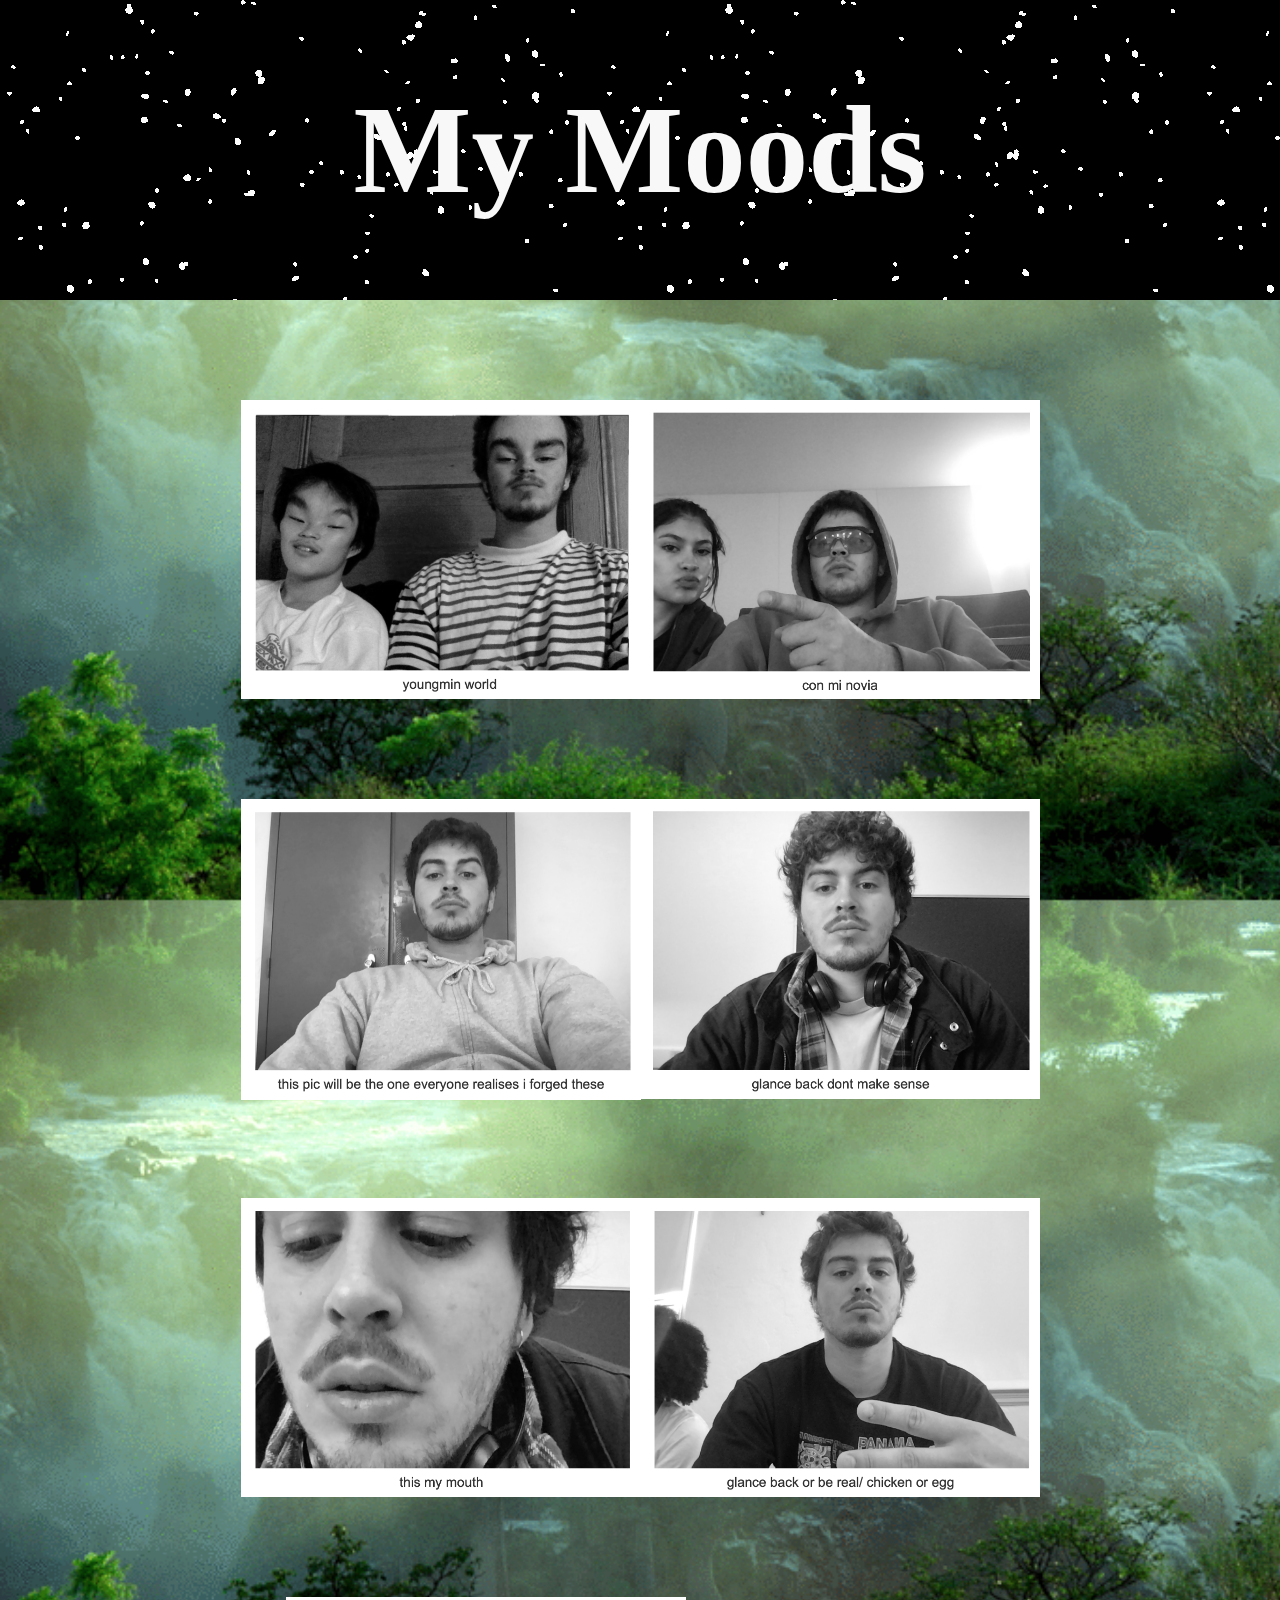
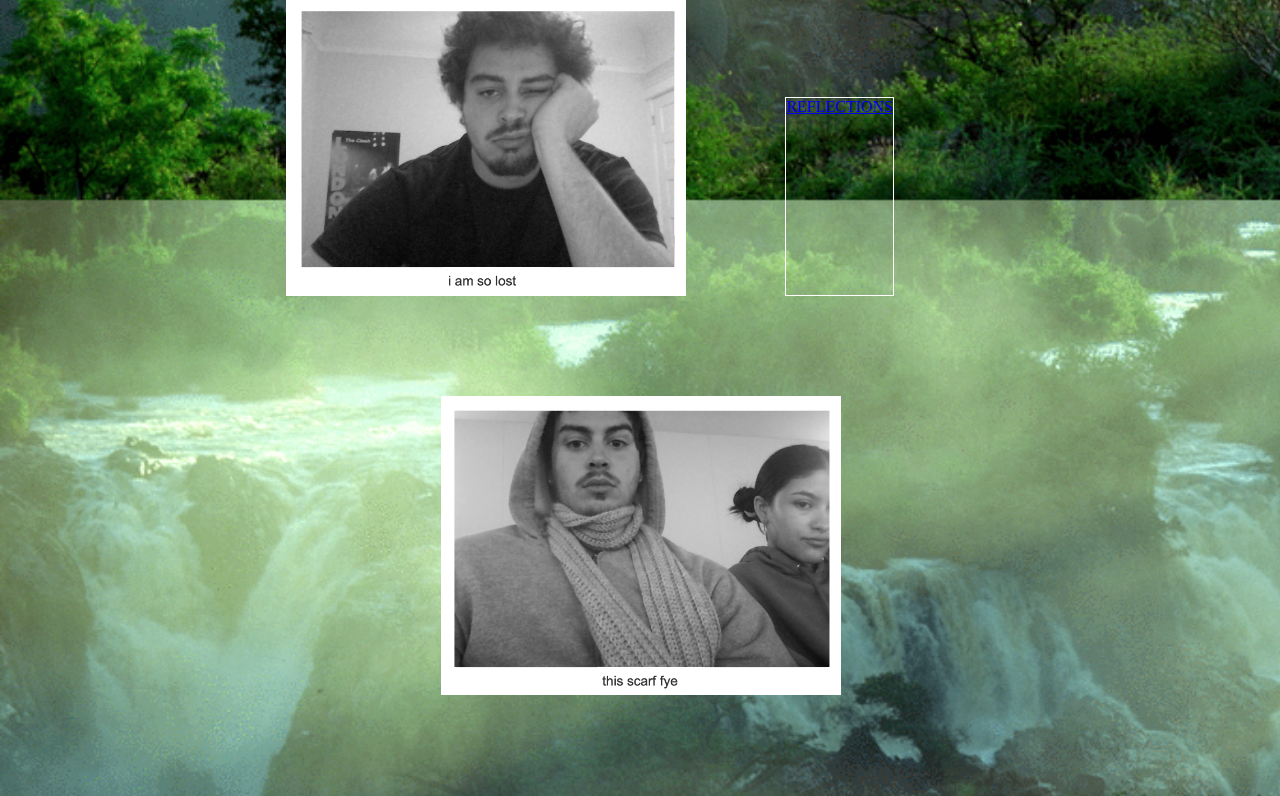
<file: index.html>
<html lang="en">
<head>
    <meta charset="UTF-8">
    <meta name="viewport" content="width=device-width, initial-scale=1.0">
    <title> The Back Glance </title>
    <link rel="stylesheet" href="styles.css">
</head>

<body>
   
    <div class="banner">
        <h2 class="title"> My Moods</h1>
    </div>


    
    <div class="container">
        <figure class="glance"><img src="images/Untitled.png" alt=""></figure>
        <figure class="glance"><img src="images/Untitled-2.png" alt=""></figure>
        <figure class="glance"><img src="images/Untitled-3.png" alt=""></figure>
        <figure class="glance"><img src="images/Untitled-4.png" alt=""></figure>
        <figure class="glance"><img src="images/Untitled-5.png" alt=""></figure>
        <figure class="glance"><img src="images/Untitled-6.png" alt=""></figure>
        <figure class="glance"><img src="images/Untitled-7.png" alt=""></figure>
        <p><a href="http://127.0.0.1:5500/nextpageindex.html"> REFLECTIONS</p>
        <figure class="glance"><img src="images/Untitled-8.png" alt=""></figure>
       
    </div>
   

</body>
</html>
</file>
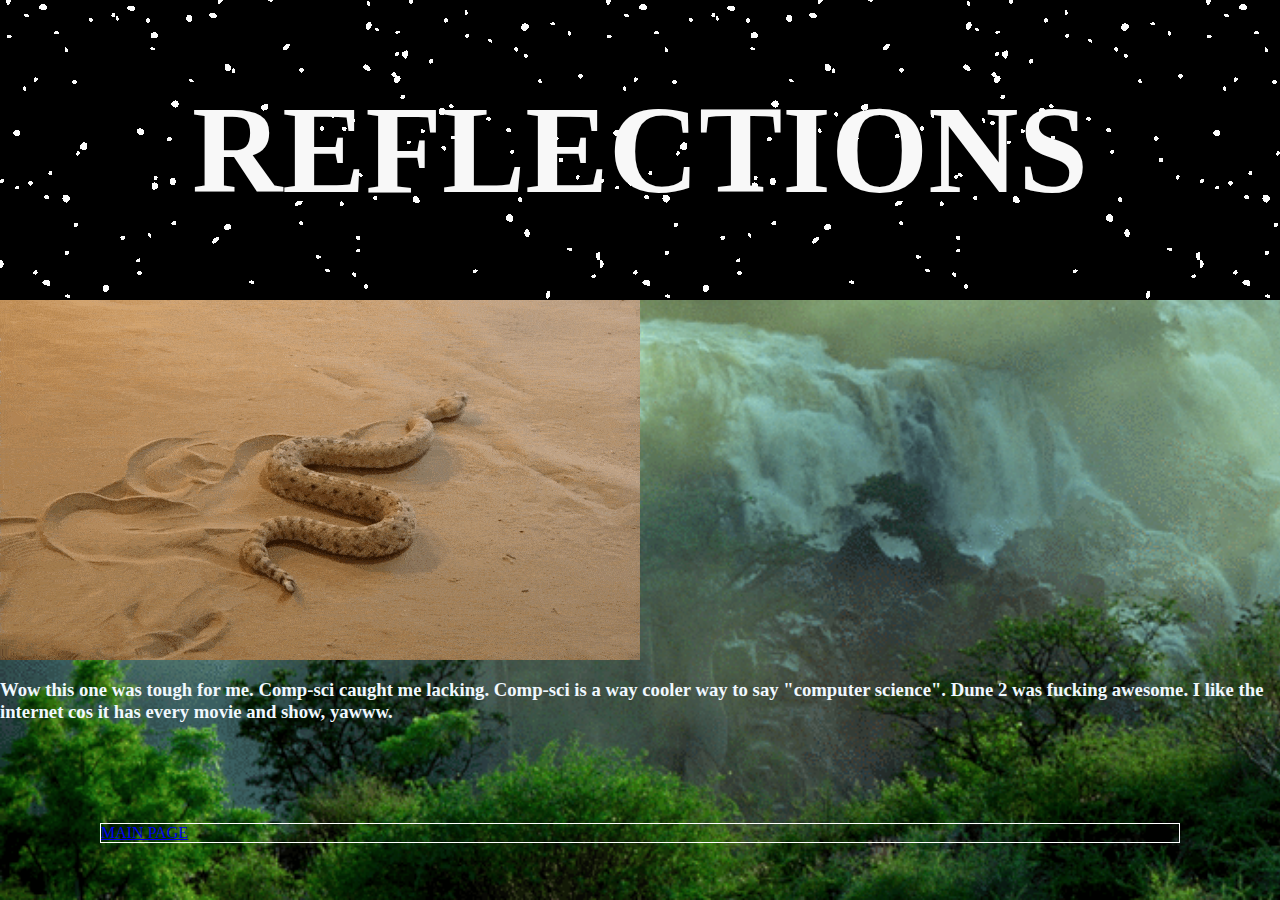
<file: nextpageindex.html>
<html lang="en">
<head>
    <meta charset="UTF-8">
    <meta name="viewport" content="width=device-width, initial-scale=1.0">
    <link rel="stylesheet" href="styles.css">
    <title>Document</title>
</head>
<body>
    <div class="banner">
        <h2 class="title"> REFLECTIONS</h1>
    </div>
<div>
<img src="images/snake.gif">
</div>
   <h3> Wow this one was tough for me. Comp-sci caught me lacking. Comp-sci is a way cooler way to say "computer science". Dune 2 was fucking awesome.
    I like the internet cos it has every movie and show, yawww.
   </h3>
    <div>
        <p><a href=" http://127.0.0.1:5500"> MAIN PAGE</p>
    </div>
   
</body>
</html>
</file>
<file: styles.css>
body{
    margin: 0;
    height: 0;
    background-image: url(images/junglegif.gif);
    background-size: cover;
    background-position:0,0,0,0;
    color: aliceblue;
}

.banner{
    height: 300px;
    background-color: black;
    background-image: url(images/snow03.gif);
    background-position: inherit;
    display: flex;
    justify-content: center;
    align-items: center;
}
.title{
    color: rgb(248, 248, 248);
    font-size: 125px;
    font-family:url(fonts/Oregon_LDO.ttf);
}

.container{
    width:85%;
    margin: auto;
    padding-top: 100px;
    display: flex;
    flex-wrap: wrap;
    justify-content: center;
}
figure{
    float: left;
    margin: 0;
    margin-right: -1px;
    margin-bottom:-1px;
    height: 100%;
    width: 100%;
}
figure.glance{
    width:400px;
    height:400px;
}

.glance img{
    display:block;
    transition: all 0.5s ease;
    width:100%;
    filter: grayscale(100%);
}
.glance img:hover{
    transform:scale(110%);
    filter:none;
}
@media only screen and (max-width: 1000px){
    body{
        width: 1000px;
        margin: auto;
     }
     .container{
        padding-top: 0px;
     }
    figure.glance{
        width: 500px;
        height:500px;
    }
}
p{
    display: flex;
    text-align: center;
	margin: 100px;
	border: 1px solid rgb(255, 255, 255);
	padding: 25 px;
    color: aliceblue;
font-family:url(fonts/Remingtoned\ Type.ttf) ;
}
.nextpageimage{
    display: flex;
    justify-content: center;
}
</file>
